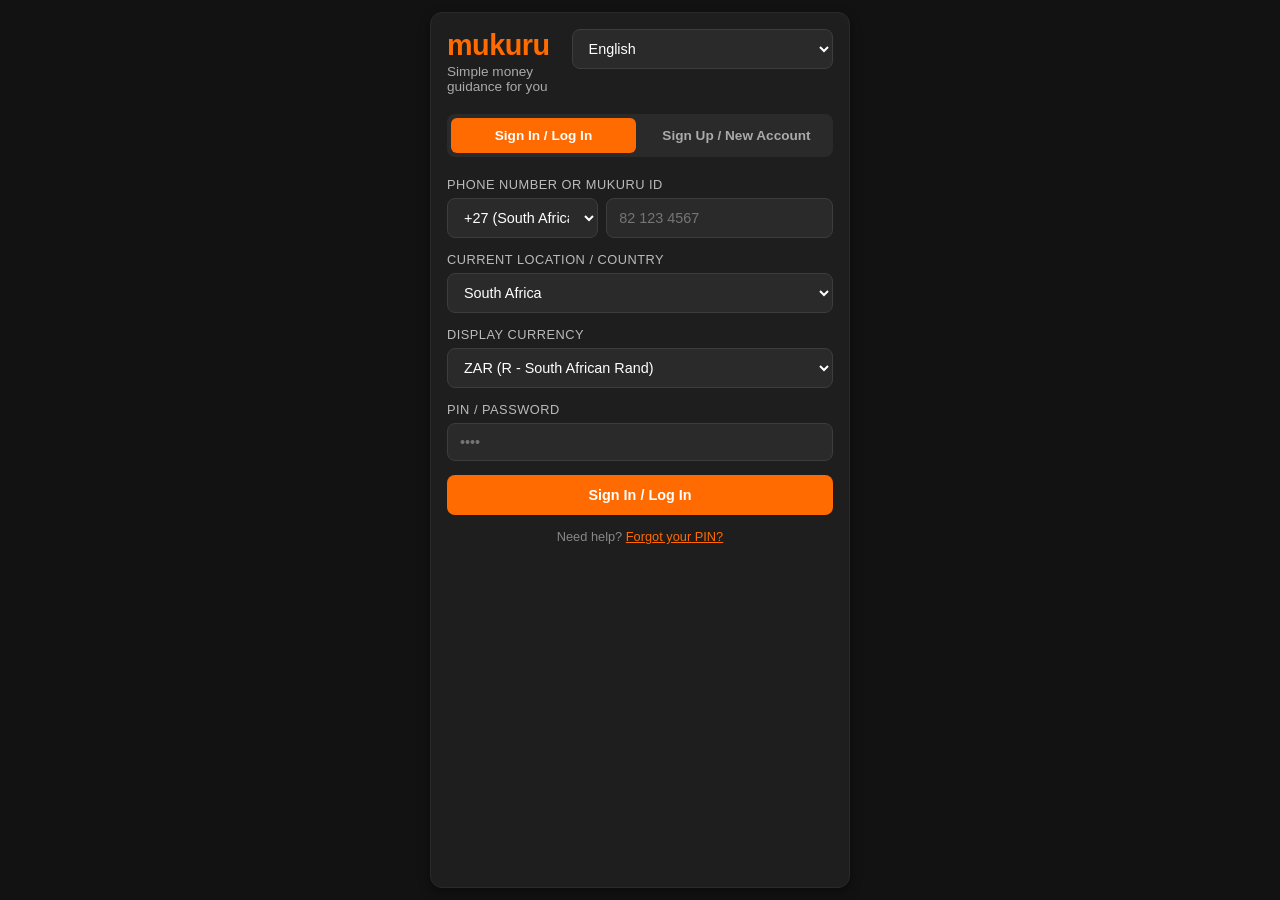
<file: frontend/index.html>
<!DOCTYPE html>
<html lang="en">
<head>
  <meta charset="UTF-8">
  <meta http-equiv="refresh" content="0; url=Dashboard/index.html">
  <title>Mukuru Money Coach</title>
  <script>
    window.location.href = "Dashboard/index.html";
  </script>
</head>
<body>
  <p>Redirecting to <a href="Dashboard/index.html">Mukuru Money Coach Dashboard</a>...</p>
</body>
</html>
</file>
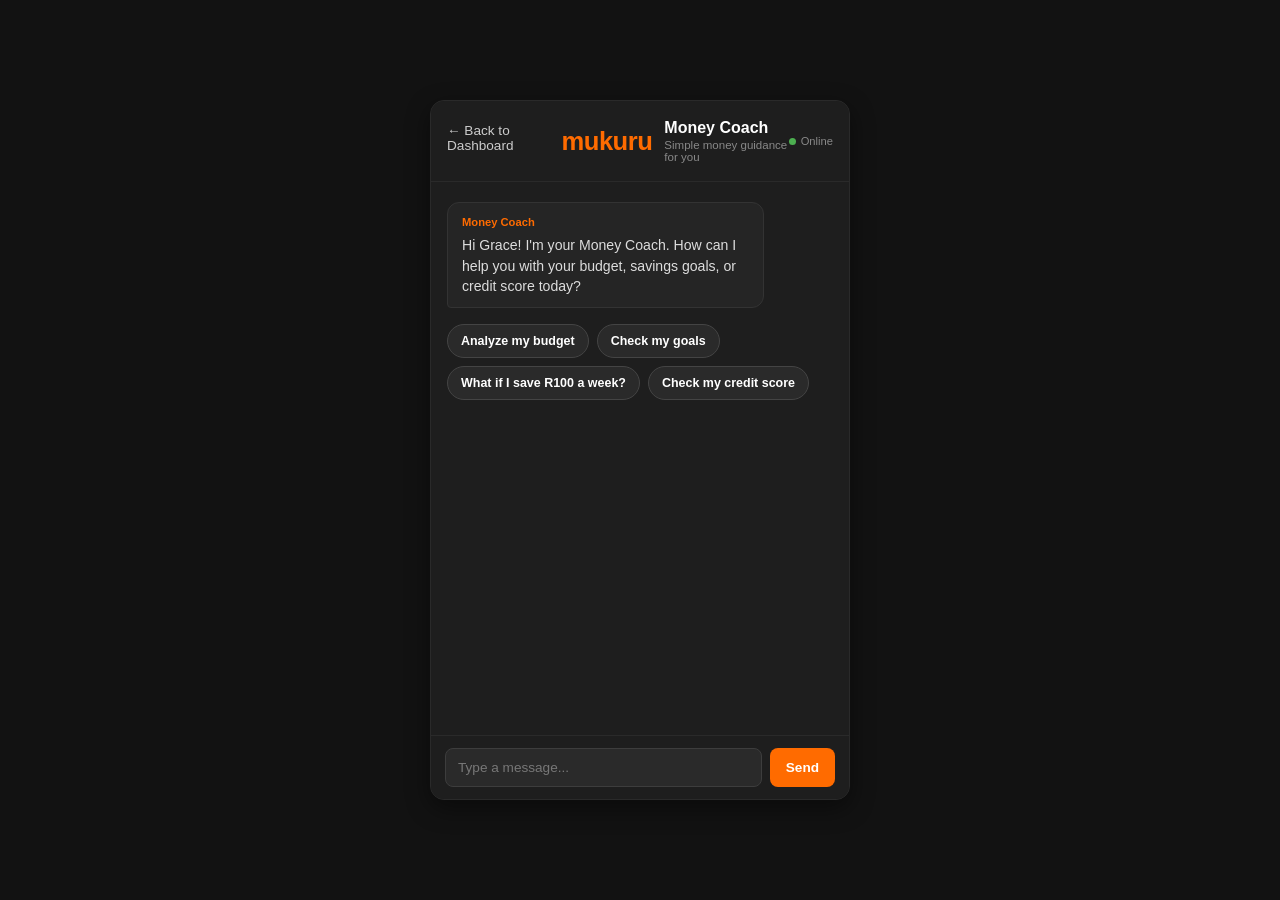
<file: frontend/ai-chat/index.html>
<!DOCTYPE html>
<html lang="en">
<head>
    <meta charset="UTF-8">
    <meta name="viewport" content="width=device-width, initial-scale=1.0">

    <title>Mukuru Money Coach</title>

    <link rel="stylesheet" href="style.css">
</head>

<body>

<div class="chat-container">

    <!-- CHAT HEADER -->
    <header class="chat-header">

        <div class="header-brand">
            <a class="back-link" href="../Dashboard/index.html">&larr; Back to Dashboard</a>

            <span class="brand-title">mukuru</span>

            <div class="coach-title">
                <h1>Money Coach</h1>
                <p>Simple money guidance for you</p>
            </div>
        </div>

        <div class="coach-status">
            <span class="status-dot"></span>
            <span>Online</span>
        </div>

    </header>


    <!-- CHAT MESSAGES -->
    <main class="chat-messages">

        <!-- Initial coach message. Kept as static markup so it paints without
             waiting on script.js; script.js rewrites the name span from
             shared/api-config.js so an overridden user is greeted correctly. -->
        <div class="message coach-message">
            <div class="message-label">Money Coach</div>


            <div class="message-content">
                Hi <span data-user-name>Grace</span>! I'm your Money Coach. How can I help you with your budget, savings goals, or credit score today?
            </div>


        </div>

    </main>


    <!-- CHAT INPUT -->
    <form class="chat-input">

        <input
            type="text"
            id="message-input"
            placeholder="Type a message..."
            autocomplete="off"
        >

        <button type="submit" aria-label="Send message">
            Send
        </button>

    </form>

</div>

<script src="../shared/api-config.js"></script>
<script src="script.js"></script>

</body>
</html>
</file>
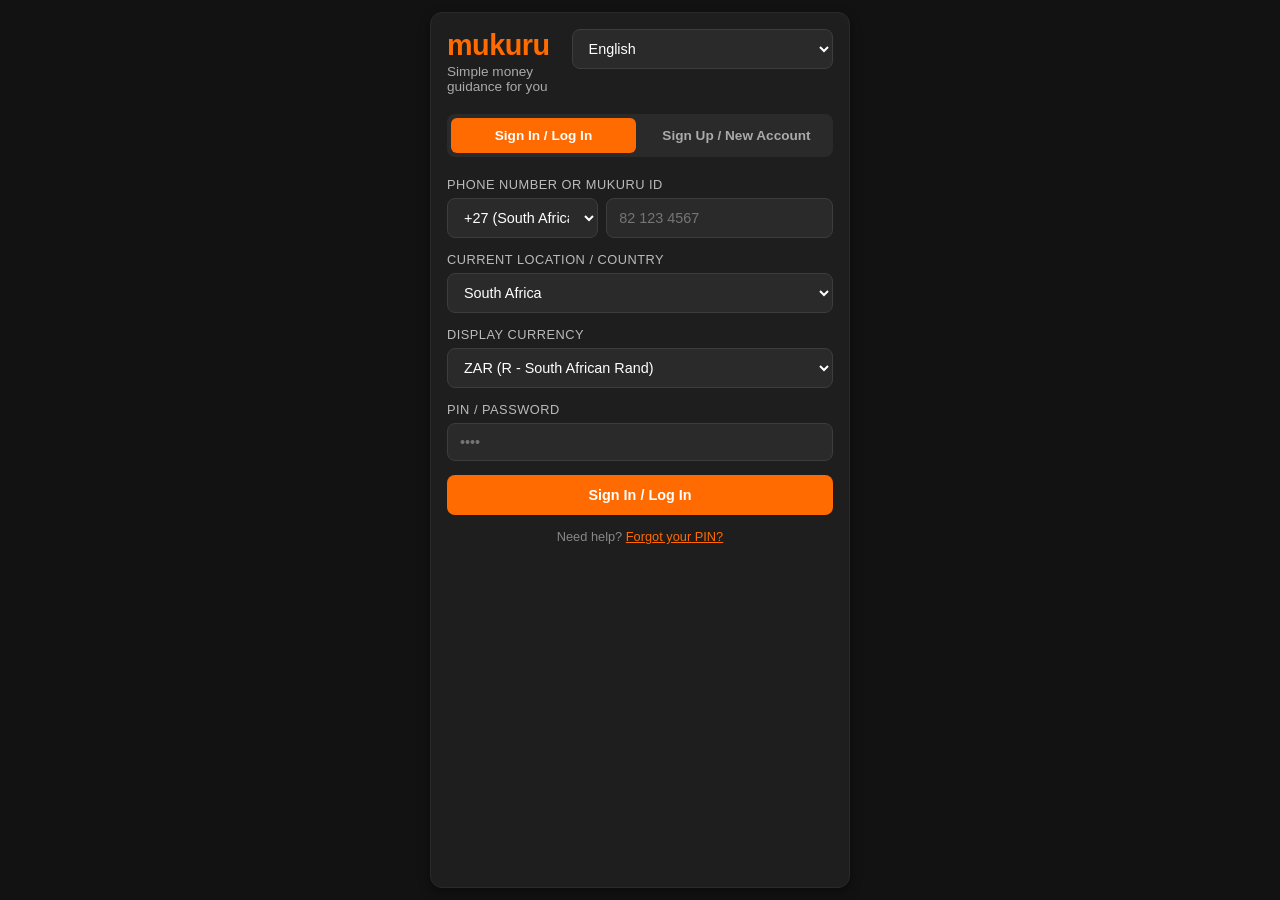
<file: frontend/Dashboard/index.html>
<!DOCTYPE html>
<html lang="en">
<head>
  <meta charset="UTF-8">
  <meta name="viewport" content="width=device-width, initial-scale=1.0">

  <title>Mukuru Money Coach</title>

  <link rel="stylesheet" href="style.css">
</head>

<body>

  <!-- ============================================================= -->
  <!-- AUTHENTICATION SCREEN                                         -->
  <!-- ============================================================= -->

  <div id="auth-screen" class="card auth-card">

    <!-- BRAND + LANGUAGE -->
    <div class="auth-header">

      <div>
        <h2 class="brand-title">mukuru</h2>

        <p id="app-tagline" data-i18n="tagline">
          Simple money guidance for you
        </p>
      </div>

      <!-- LANGUAGE SELECTOR -->
      <select
        id="app-language-select"
        aria-label="Select language">

        <option value="en">English</option>
        <option value="zu">isiZulu</option>
        <option value="st">Sesotho</option>
        <option value="sn">chiShona</option>
        <option value="ny">Chichewa</option>
        <option value="fr">Français</option>
        <option value="pt">Português</option>

      </select>

    </div>


    <!-- AUTH TABS -->
    <div class="auth-tabs">

      <button
        id="tab-login"
        class="auth-tab active-tab"
        type="button">

        <span data-i18n="signIn">
          Sign In / Log In
        </span>

      </button>

      <button
        id="tab-register"
        class="auth-tab"
        type="button">

        <span data-i18n="createAccount">
          Sign Up / New Account
        </span>

      </button>

    </div>


    <!-- =========================================================== -->
    <!-- LOGIN FORM                                                  -->
    <!-- =========================================================== -->

    <form id="login-form">

      <!-- PHONE -->
      <div class="form-group">

        <label
          id="lbl-login-phone"
          for="login-id"
          data-i18n="phoneNumber">

          Phone Number or Mukuru ID

        </label>

        <div class="phone-row">

          <select id="login-country-code">

            <option value="+27">+27 (South Africa)</option>
            <option value="+263">+263 (Zimbabwe)</option>
            <option value="+265">+265 (Malawi)</option>
            <option value="+260">+260 (Zambia)</option>
            <option value="+266">+266 (Lesotho)</option>
            <option value="+268">+268 (Eswatini)</option>
            <option value="+258">+258 (Mozambique)</option>
            <option value="+254">+254 (Kenya)</option>
            <option value="+256">+256 (Uganda)</option>
            <option value="+255">+255 (Tanzania)</option>
            <option value="+234">+234 (Nigeria)</option>
            <option value="+233">+233 (Ghana)</option>
            <option value="+44">+44 (United Kingdom)</option>
            <option value="+1">+1 (USA / Canada)</option>

          </select>

          <input
            type="tel"
            id="login-id"
            inputmode="numeric"
            autocomplete="tel"
            placeholder="82 123 4567"
            maxlength="15"
            required>

        </div>

      </div>


      <!-- COUNTRY -->
      <div class="form-group">

        <label
          id="lbl-login-country"
          for="login-country"
          data-i18n="currentCountry">

          Current Location / Country

        </label>

        <select id="login-country">

          <option value="South Africa">South Africa</option>
          <option value="Zimbabwe">Zimbabwe</option>
          <option value="Malawi">Malawi</option>
          <option value="Zambia">Zambia</option>
          <option value="Lesotho">Lesotho</option>
          <option value="Eswatini">Eswatini</option>
          <option value="Mozambique">Mozambique</option>
          <option value="Kenya">Kenya</option>
          <option value="Uganda">Uganda</option>
          <option value="Tanzania">Tanzania</option>
          <option value="Nigeria">Nigeria</option>
          <option value="Ghana">Ghana</option>

        </select>

      </div>


      <!-- CURRENCY -->
      <div class="form-group">

        <label
          id="lbl-login-currency"
          for="login-currency"
          data-i18n="currency">

          Display Currency

        </label>

        <select id="login-currency">

          <option value="ZAR">ZAR (R - South African Rand)</option>
          <option value="USD">USD ($ - US Dollar)</option>
          <option value="MWK">MWK (MK - Malawian Kwacha)</option>
          <option value="ZMW">ZMW (K - Zambian Kwacha)</option>
          <option value="KES">KES (KSh - Kenyan Shilling)</option>
          <option value="GBP">GBP (£ - British Pound)</option>
          <option value="EUR">EUR (€ - Euro)</option>

        </select>

      </div>


      <!-- PIN -->
      <div class="form-group">

        <label
          id="lbl-login-pin"
          for="login-pin"
          data-i18n="pin">

          PIN / Password

        </label>

        <input
          type="password"
          id="login-pin"
          inputmode="numeric"
          autocomplete="one-time-code"
          placeholder="••••"
          maxlength="4"
          pattern="[0-9]{4}"
          required>

      </div>


      <!-- LOGIN BUTTON -->
      <button
        type="submit"
        id="btn-login-submit"
        class="btn-nav btn-primary">

        <span data-i18n="signIn">
          Sign In / Log In
        </span>

      </button>


      <!-- HELP -->
      <p class="help-text">
        <span data-i18n="needHelp">
          Need help?
        </span>

        <button
          type="button"
          id="forgot-pin"
          class="link-button"
          data-i18n="forgotPin">

          Forgot your PIN?

        </button>
      </p>

    </form>


    <!-- =========================================================== -->
    <!-- REGISTER FORM                                                -->
    <!-- =========================================================== -->

    <form
      id="register-form"
      style="display: none;">

      <!-- NAME -->
      <div class="form-group">

        <label
          for="reg-name"
          data-i18n="fullName">

          Full Name

        </label>

        <input
          type="text"
          id="reg-name"
          placeholder="Enter your full name"
          required>

      </div>


      <!-- COUNTRY -->
      <div class="form-group">

        <label
          for="reg-country"
          data-i18n="countryOfResidence">

          Country of Residence

        </label>

        <select id="reg-country">

          <option value="South Africa">South Africa</option>
          <option value="Zimbabwe">Zimbabwe</option>
          <option value="Malawi">Malawi</option>
          <option value="Zambia">Zambia</option>
          <option value="Lesotho">Lesotho</option>
          <option value="Eswatini">Eswatini</option>
          <option value="Mozambique">Mozambique</option>
          <option value="Kenya">Kenya</option>
          <option value="Uganda">Uganda</option>
          <option value="Tanzania">Tanzania</option>
          <option value="Nigeria">Nigeria</option>
          <option value="Ghana">Ghana</option>

        </select>

      </div>


      <!-- CURRENCY -->
      <div class="form-group">

        <label
          for="reg-currency"
          data-i18n="preferredCurrency">

          Preferred Currency

        </label>

        <select id="reg-currency">

          <option value="ZAR">ZAR (R - South African Rand)</option>
          <option value="USD">USD ($ - US Dollar)</option>
          <option value="MWK">MWK (MK - Malawian Kwacha)</option>
          <option value="ZMW">ZMW (K - Zambian Kwacha)</option>
          <option value="KES">KES (KSh - Kenyan Shilling)</option>
          <option value="GBP">GBP (£ - British Pound)</option>
          <option value="EUR">EUR (€ - Euro)</option>

        </select>

      </div>


      <!-- PHONE -->
      <div class="form-group">

        <label
          for="reg-phone"
          data-i18n="phoneNumberOnly">

          Phone Number

        </label>

        <div class="phone-row">

          <select id="reg-country-code">

            <option value="+27">+27</option>
            <option value="+263">+263</option>
            <option value="+265">+265</option>
            <option value="+260">+260</option>
            <option value="+266">+266</option>
            <option value="+258">+258</option>
            <option value="+254">+254</option>
            <option value="+256">+256</option>
            <option value="+234">+234</option>
            <option value="+44">+44</option>
            <option value="+1">+1</option>

          </select>

          <input
            type="tel"
            id="reg-phone"
            inputmode="numeric"
            autocomplete="tel"
            placeholder="82 123 4567"
            maxlength="15"
            required>

        </div>

      </div>


      <!-- PIN -->
      <div class="form-group">

        <label
          for="reg-pin"
          data-i18n="createPin">

          Create Secret PIN

        </label>

        <input
          type="password"
          id="reg-pin"
          inputmode="numeric"
          autocomplete="new-password"
          placeholder="••••"
          maxlength="4"
          pattern="[0-9]{4}"
          required>

      </div>


      <button
        type="submit"
        id="btn-reg-submit"
        class="btn-nav btn-primary">

        <span data-i18n="createAccount">
          Sign Up / Create Account
        </span>

      </button>

    </form>

  </div>


  <!-- ============================================================= -->
  <!-- MAIN DASHBOARD                                                -->
  <!-- ============================================================= -->

  <div id="dashboard-screen" style="display: none;">

    <header class="app-header">

      <div>
        <span class="brand-title">mukuru</span>

        <p
          id="user-greeting"
          data-i18n="welcome">
          Welcome
        </p>
      </div>

      <div class="header-actions">

        <select
          id="dashboard-language-select"
          aria-label="Select language">

          <option value="en">English</option>
          <option value="zu">isiZulu</option>
          <option value="st">Sesotho</option>
          <option value="sn">chiShona</option>
          <option value="ny">Chichewa</option>
          <option value="fr">Français</option>
          <option value="pt">Português</option>

        </select>

        <button
          id="logout-btn"
          class="logout-button"
          type="button"
          data-i18n="signOut">

          Sign Out

        </button>

      </div>

    </header>


    <main class="dashboard-container">

      <!-- ========================================================= -->
      <!-- MONEY SNAPSHOT                                             -->
      <!-- ========================================================= -->

      <section class="card">

        <h2
          class="card-title"
          data-i18n="monthlyOverview">

          Money Overview

        </h2>

        <p
          class="small-text"
          id="overview-period"
          style="color: #FF6B00; margin-bottom: 2px;">

          Last 30 days

        </p>

        <p
          class="small-text"
          data-i18n="moneyManaged">
          Money you received
        </p>

        <div class="amount">

          <span id="total-managed">
            R0
          </span>

        </div>

        <p
          id="remittance-summary"
          class="sub-text">

          R0 sent home (Last 30 days)

        </p>

      </section>


      <!-- ========================================================= -->
      <!-- MONEY COACH                                                -->
      <!-- ========================================================= -->

      <section class="coach-card">

        <div>

          <h2 data-i18n="moneyCoach">
            Money Coach
          </h2>

          <p data-i18n="coachMessage">
            Need help with your money? Ask for simple guidance.
          </p>

        </div>

        <button
          id="open-coach-btn"
          class="btn-primary"
          type="button"
          data-i18n="askCoach">

          Ask Money Coach

        </button>

      </section>


      <!-- ========================================================= -->
      <!-- SAVINGS GOALS                                              -->
      <!-- ========================================================= -->

      <section class="card">

        <div class="section-heading">

          <h2 data-i18n="savingsGoals">
            My Savings Goals
          </h2>

          <button
            id="toggle-goal-form-btn"
            class="btn-action"
            type="button"
            data-i18n="newGoal">

            + New Goal

          </button>

        </div>


        <!-- ADD GOAL FORM -->
        <div
          id="add-goal-form"
          style="display: none;">

          <label
            for="new-goal-title"
            data-i18n="goalName">
            Goal Name
          </label>

          <input
            type="text"
            id="new-goal-title"
            placeholder="Example: School Fees">

          <label
            for="new-goal-target"
            data-i18n="targetAmount">
            Target Amount
          </label>

          <input
            type="number"
            id="new-goal-target"
            placeholder="Example: 5000">

          <div class="button-row">

            <button
              id="save-goal-btn"
              class="btn-primary"
              type="button"
              data-i18n="saveGoal">

              Save Goal

            </button>

            <button
              id="cancel-goal-btn"
              class="btn-secondary"
              type="button"
              data-i18n="cancel">

              Cancel

            </button>

          </div>

        </div>


        <!-- GOALS WILL BE ADDED BY JAVASCRIPT -->
        <div id="goals-container"></div>

      </section>


      <!-- ========================================================= -->
      <!-- EXPENSES                                                   -->
      <!-- ========================================================= -->

      <section class="card">

        <h2 data-i18n="expenseBreakdown">
          Where Your Money Goes
        </h2>

        <div id="expenses-container"></div>

      </section>


      <!-- ========================================================= -->
      <!-- SIMPLE MONEY TIP                                           -->
      <!-- ========================================================= -->

      <section class="tip-card">

        <h2 data-i18n="moneyTip">
          Money Tip
        </h2>

        <p id="money-tip">
          Small savings can help you reach a big goal.
        </p>

      </section>


      <!-- ========================================================= -->
      <!-- TEAM NAVIGATION                                            -->
      <!-- ========================================================= -->

      <section class="nav-buttons">

        <button
          id="open-ai-chat"
          class="btn-nav btn-primary"
          type="button">

          <span data-i18n="askCoach">
            Ask Money Coach
          </span>

        </button>

        <button
          id="open-reports"
          class="btn-nav btn-secondary"
          type="button">

          <span data-i18n="viewReports">
            View My Reports
          </span>

        </button>

      </section>

    </main>

  </div>


  <!-- ============================================================= -->
  <!-- JAVASCRIPT                                                    -->
  <!-- ============================================================= -->

  <!-- Resolve the API base before the dashboard script runs -->
  <script src="../shared/api-config.js"></script>
  <script src="script.js"></script>

</body>
</html>
</file>
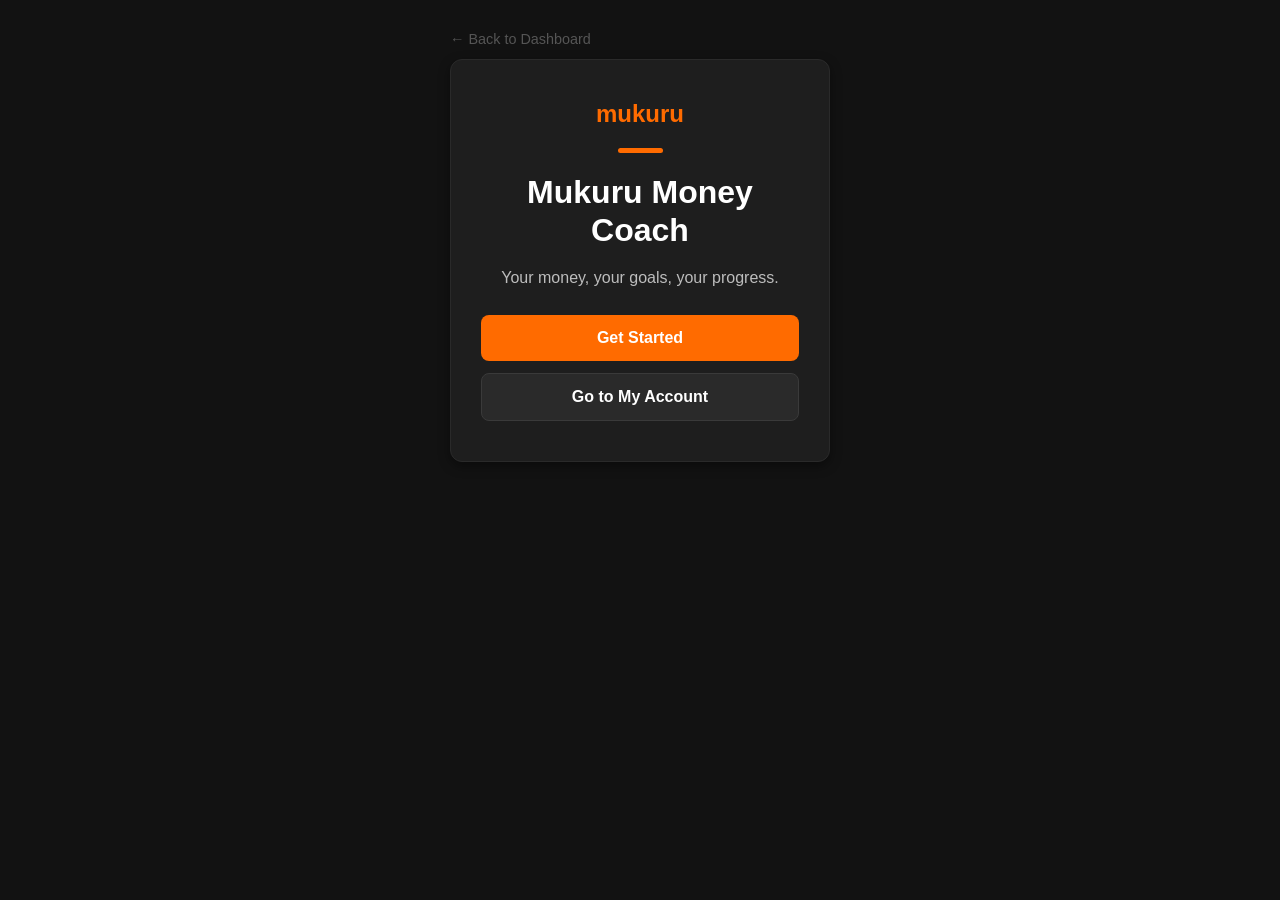
<file: frontend/Reports and polish/index.html>
<!DOCTYPE html>
<html lang="en">

<head>
    <meta charset="UTF-8">
    <meta name="viewport" content="width=device-width, initial-scale=1.0">

    <title>Mukuru Money Coach</title>

    <link rel="stylesheet" href="css/onboarding.css">
    

    <style>
<<<<<<< Updated upstream
        body {
            display: flex;
            align-items: center;
            justify-content: center;
            min-height: 100vh;
            margin: 0;
        }

        .entry-actions {
            text-align: center;
        }

        .entry-actions button {
            display: block;
            width: 100%;
            margin-top: 12px;
            padding: 14px 20px;
            font-size: 1rem;
            cursor: pointer;
        }

        .back-link {
            display: inline-block;
            margin-bottom: 12px;
            color: #555555;
            font-size: 0.9rem;
            text-decoration: none;
        }

        .back-link:hover,
        .back-link:focus {
            color: #16833b;
            text-decoration: underline;
        }
=======
    body {
        background-color: #121212;
        color: #ffffff;
        font-family: -apple-system, BlinkMacSystemFont, "Segoe UI", Roboto, Oxygen,
            Ubuntu, Cantarell, sans-serif;
        display: flex;
        align-items: center;
        justify-content: center;
        min-height: 100vh;
        margin: 0;
        padding: 12px;
    }

    .onboarding-container {
        max-width: 420px;
    }

    .entry-actions {
        background-color: #1e1e1e;
        border: 1px solid #2a2a2a;
        border-radius: 12px;
        box-shadow: 0 4px 12px rgba(0, 0, 0, 0.4);
        color: #ffffff;
    }

    .entry-actions h1 {
        color: #ffffff;
    }

    .entry-actions p {
        color: #bdbdbd;
    }

    .entry-actions h1::before {
        background-color: #ff6b00;
    }

    .entry-actions button {
        display: block;
        width: 100%;
        margin-top: 12px;
        padding: 14px 20px;
        font-size: 1rem;
        cursor: pointer;
        border: none;
        border-radius: 8px;
        background-color: #ff6b00;
        color: #ffffff;
        font-weight: 600;
    }

    .entry-actions button:hover {
        background-color: #e85f00;
    }

    .entry-actions #skipButton {
        background-color: #2a2a2a;
        border: 1px solid #3a3a3a;
    }

    .entry-actions #skipButton:hover {
        background-color: #333333;
    }

    .entry-actions .brand-title {
    display: block;
    color: #ff6b00;
    font-size: 24px;
    font-weight: 700;
    margin-bottom: 20px;
    }
>>>>>>> Stashed changes
    </style>

</head>

<body>

    <!--
        Entry point for the Reports and polish app.

        The Dashboard's "View My Reports" button currently jumps straight to
        pages/onboarding.html, so this routing page is not reached by the UI.
        It is kept as a reachable entry point and now carries a back link.
    -->

    <main class="onboarding-container">

        <a class="back-link" href="../Dashboard/index.html">&larr; Back to Dashboard</a>

        <section class="welcome-section entry-actions">
            <span class="brand-title">mukuru</span>

            <h1>Mukuru Money Coach</h1>

            <p>Your money, your goals, your progress.</p>

            <button id="startButton" type="button">
                Get Started
            </button>

            <button id="skipButton" type="button">
                Go to My Account
            </button>

        </section>

    </main>

    <script>
        document.getElementById("startButton").addEventListener("click", function () {
            window.location.href = "pages/onboarding.html";
        });

        document.getElementById("skipButton").addEventListener("click", function () {
            window.location.href = "pages/account.html";
        });
    </script>

</body>

</html>
</file>
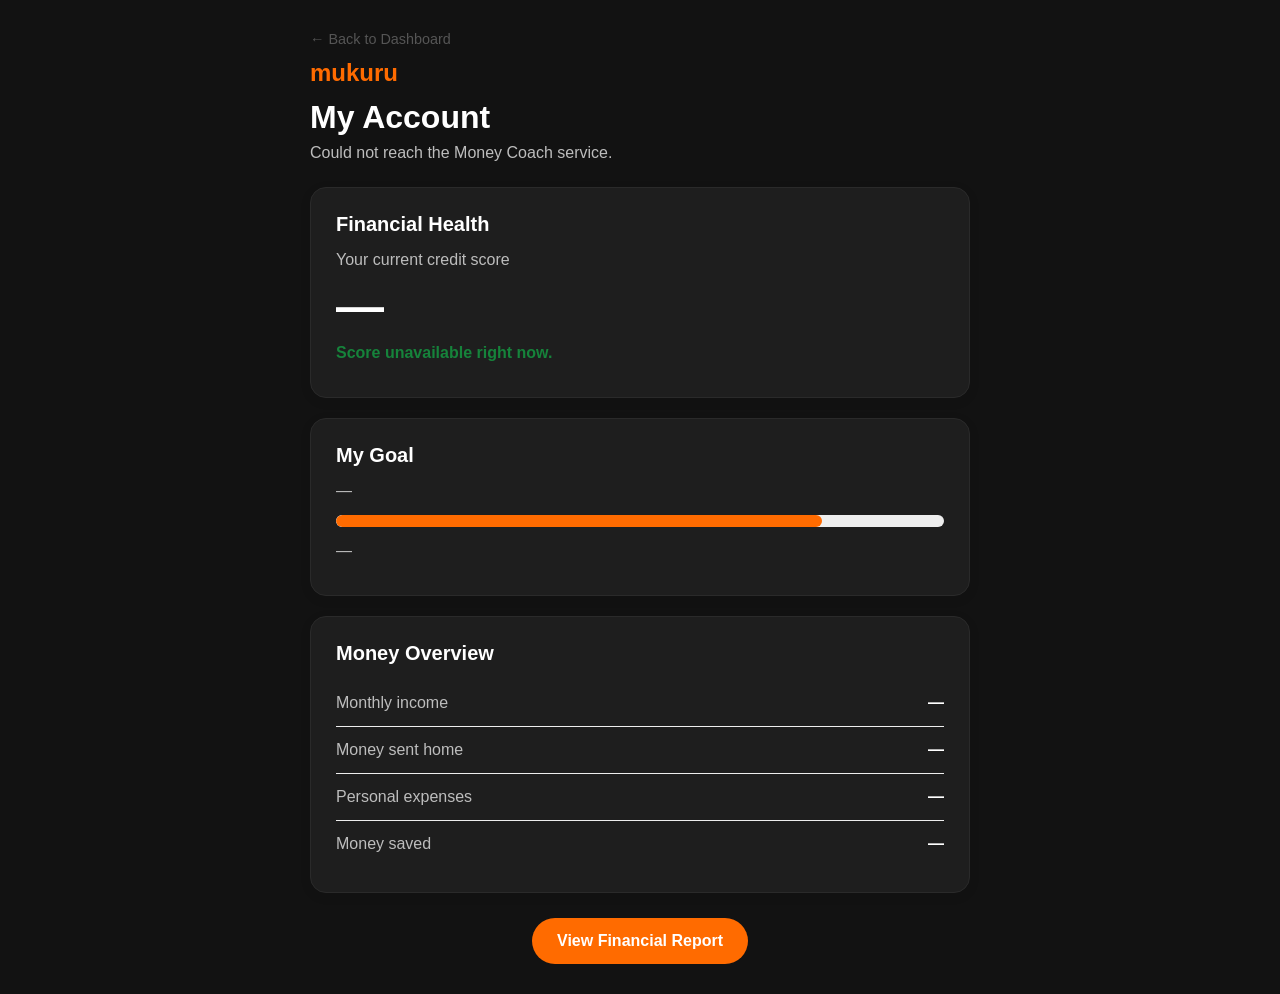
<file: frontend/Reports and polish/pages/account.html>
<!DOCTYPE html>
<html lang="en">

<head>
    <meta charset="UTF-8">
    <meta name="viewport" content="width=device-width, initial-scale=1.0">

    <title>Mukuru Money Coach - My Account</title>

    <link rel="stylesheet" href="../css/account.css">
</head>

<body>

    <main class="account-container">

        <a class="back-link" href="../../Dashboard/index.html">&larr; Back to Dashboard</a>

        <header class="account-header">
            <span class="brand-title">mukuru</span>
            <h1>My Account</h1>

            <p id="accountSubtitle">Welcome back to your Money Coach.</p>
        </header>


        <section class="account-card">

            <h2>Financial Health</h2>

            <p>Your current credit score</p>

            <div class="credit-score" id="creditScore">
                —
            </div>

            <p class="score-change" id="scoreChange">
                Loading your score…
            </p>

        </section>


        <section class="account-card">

            <h2>My Goal</h2>

            <p id="goalName">—</p>

            <div class="progress-bar">
                <div class="progress" id="goalProgress"></div>
            </div>

            <p id="goalAmount">—</p>

        </section>


        <section class="account-card">

            <h2>Money Overview</h2>

            <div class="money-row">
                <span>Monthly income</span>
                <strong id="monthlyIncome">—</strong>
            </div>

            <div class="money-row">
                <span>Money sent home</span>
                <strong id="sentHome">—</strong>
            </div>

            <div class="money-row">
                <span>Personal expenses</span>
                <strong id="personalExpenses">—</strong>
            </div>

            <div class="money-row">
                <span>Money saved</span>
                <strong id="moneySaved">—</strong>
            </div>

        </section>


        <section class="account-actions">

            <button id="reportButton">
                View Financial Report
            </button>

        </section>


    </main>

    <script src="../../shared/api-config.js"></script>
    <script src="../js/account.js"></script>

</body>

</html>
</file>
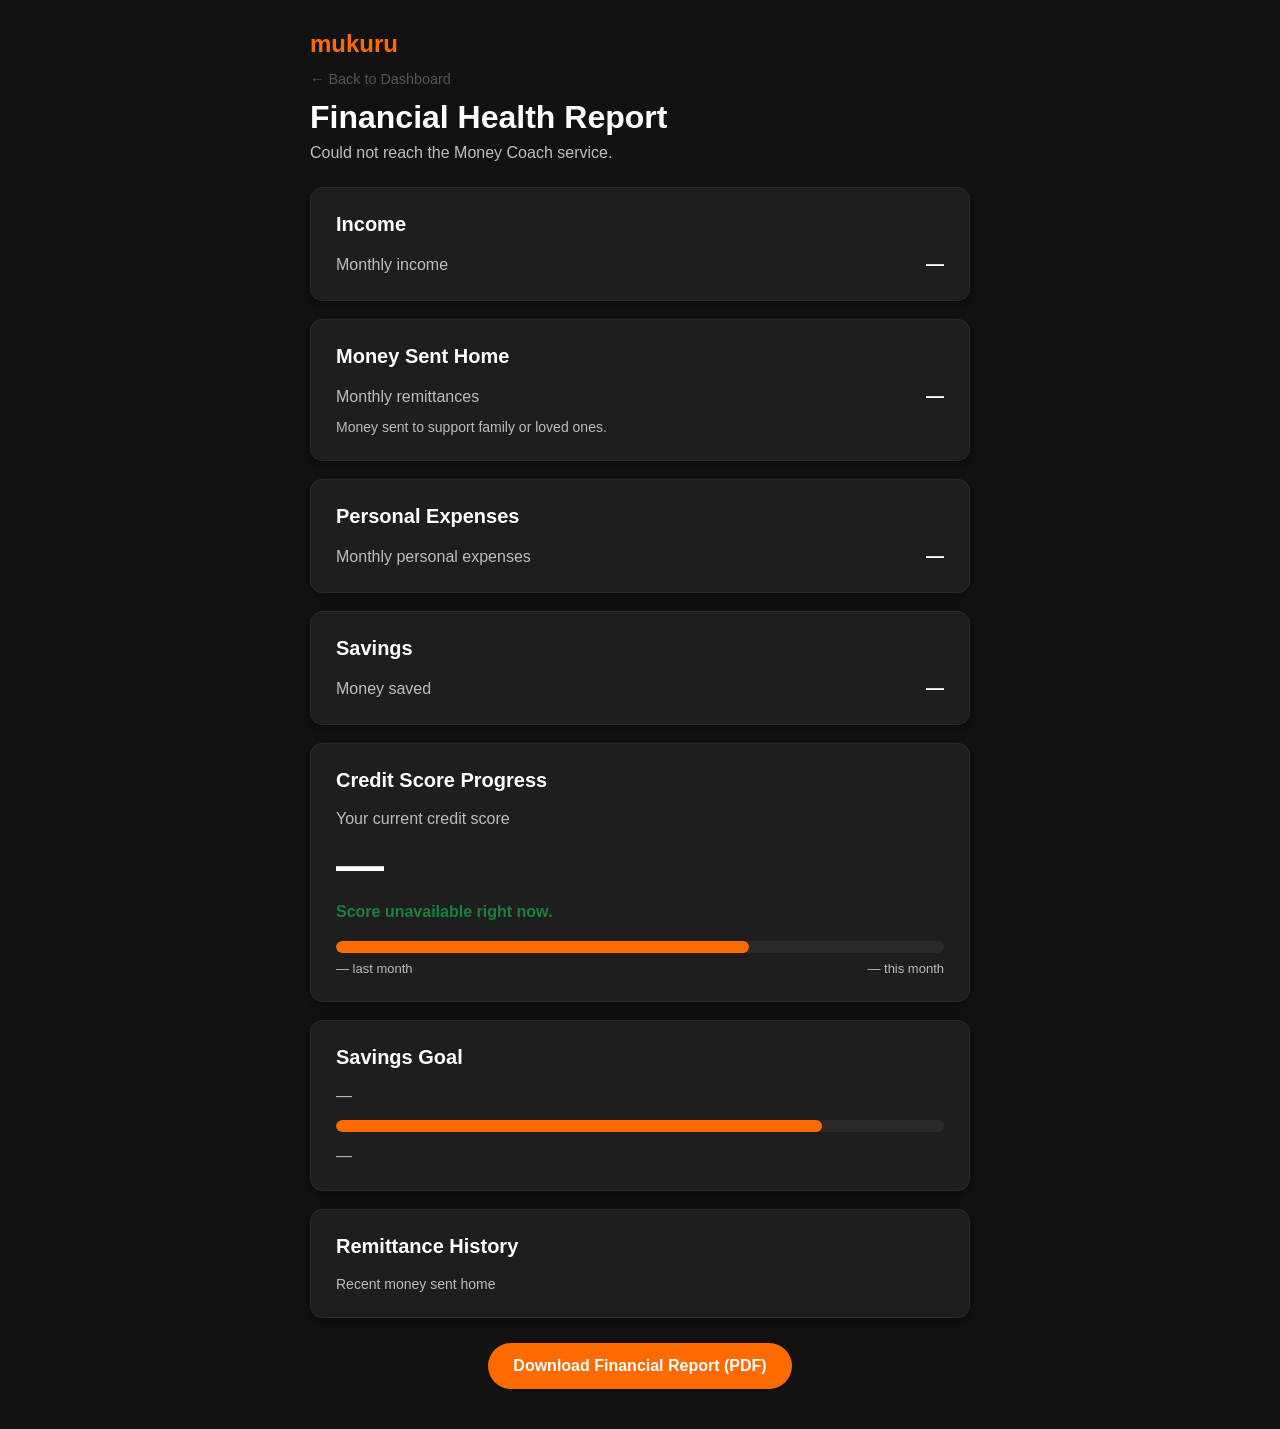
<file: frontend/Reports and polish/pages/financial-report.html>
<!DOCTYPE html>
<html lang="en">

<head>
    <meta charset="UTF-8">
    <meta name="viewport" content="width=device-width, initial-scale=1.0">

    <title>Mukuru Money Coach - Financial Report</title>

    <link rel="stylesheet" href="../css/report.css">
</head>

<body>

    <main class="report-container">

        <header class="report-header">
            <span class="brand-title">mukuru</span>

            <a class="back-link" href="../../Dashboard/index.html">&larr; Back to Dashboard</a>

            <h1>Financial Health Report</h1>

            <p id="reportSubtitle">Your monthly money overview</p>

        </header>


        <section class="report-card">

            <h2>Income</h2>

            <div class="report-row">
                <span>Monthly income</span>
                <strong id="monthlyIncome">—</strong>
            </div>

        </section>


        <section class="report-card">

            <h2>Money Sent Home</h2>

            <div class="report-row">
                <span>Monthly remittances</span>
                <strong id="monthlyRemittances">—</strong>
            </div>

            <p class="report-note">
                Money sent to support family or loved ones.
            </p>

        </section>


        <section class="report-card">

            <h2>Personal Expenses</h2>

            <div class="report-row">
                <span>Monthly personal expenses</span>
                <strong id="monthlyExpenses">—</strong>
            </div>

        </section>


        <section class="report-card">

            <h2>Savings</h2>

            <div class="report-row">
                <span>Money saved</span>
                <strong id="moneySaved">—</strong>
            </div>

        </section>


        <section class="report-card">

            <h2>Credit Score Progress</h2>

            <p>Your current credit score</p>

            <div class="credit-score" id="creditScore">
                —
            </div>

            <p class="score-change" id="scoreChange">
                Loading your score…
            </p>

            <div class="credit-progress">

                <div class="credit-progress-bar">

                    <div class="credit-progress-fill" id="creditProgressFill"></div>

                </div>

            </div>

            <div class="credit-score-labels">

                <span id="creditPrevious">— last month</span>

                <span id="creditCurrent">— this month</span>

            </div>

        </section>


        <section class="report-card">

            <h2>Savings Goal</h2>

            <p id="goalName">—</p>

            <div class="progress-bar">

                <div class="progress" id="goalProgress"></div>

            </div>

            <p id="goalAmount">—</p>

        </section>


        <section class="report-card">

            <h2>Remittance History</h2>

            <p class="report-note">
                Recent money sent home
            </p>

            <div id="remittanceList"></div>

        </section>


        <section class="report-actions">

            <button id="downloadButton">
                Download Financial Report (PDF)
            </button>

            <p class="report-note" id="downloadNote"></p>

        </section>


    </main>

    <script src="../../shared/api-config.js"></script>
    <script src="../js/report.js"></script>

</body>

</html>
</file>
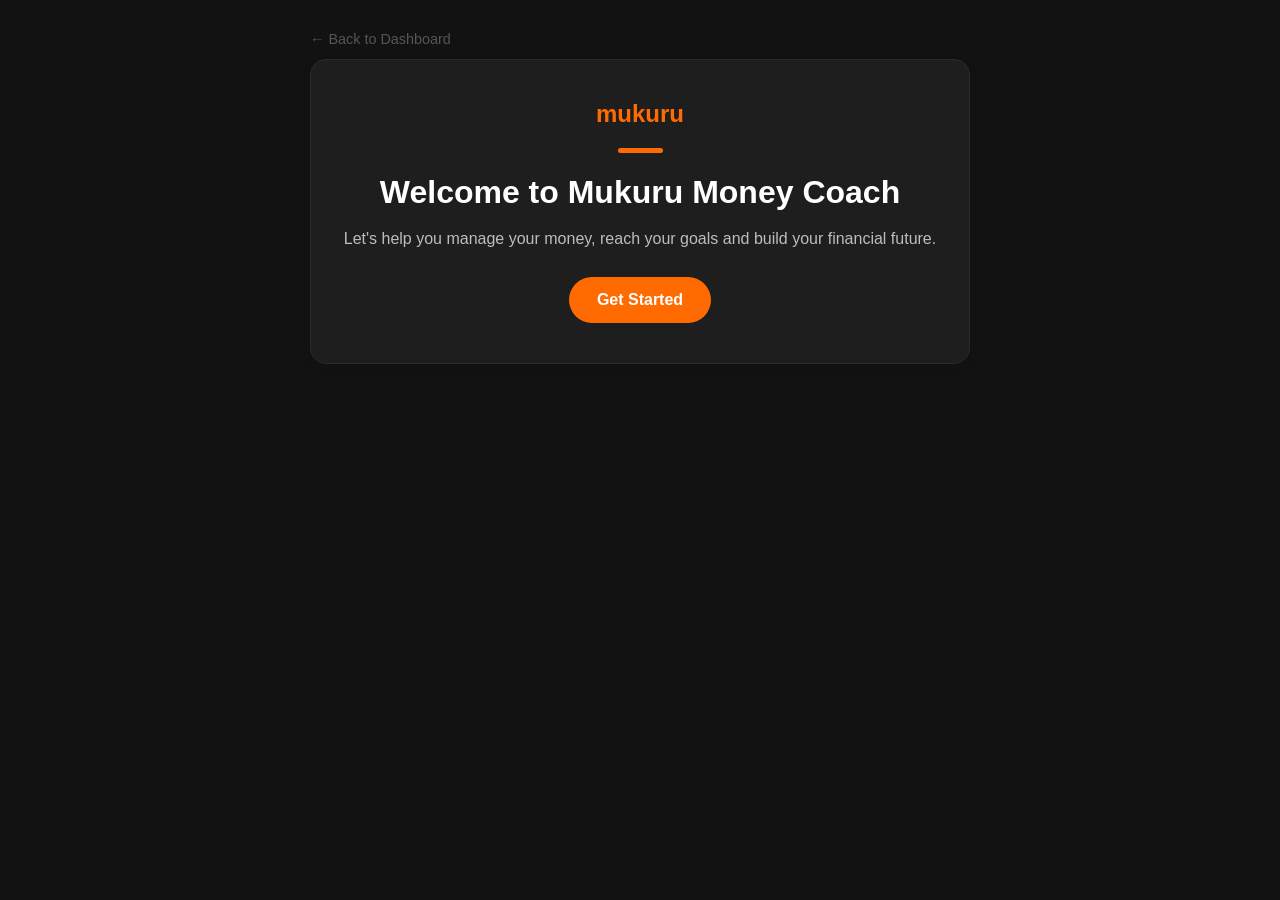
<file: frontend/Reports and polish/pages/onboarding.html>
<!DOCTYPE html>
<html lang="en">

<head>
    <meta charset="UTF-8">
    <meta name="viewport" content="width=device-width, initial-scale=1.0">

    <title>Mukuru Money Coach - Onboarding</title>

    <link rel="stylesheet" href="../css/onboarding.css">
</head>

<body>

    <main class="onboarding-container">

        <a class="back-link" href="../../Dashboard/index.html">&larr; Back to Dashboard</a>

        <section class="welcome-section">
            <span class="brand-title">mukuru</span>

            <h1>Welcome to Mukuru Money Coach</h1>

            <p>
                Let's help you manage your money, reach your goals
                and build your financial future.
            </p>

            <button id="startButton">
                Get Started
            </button>

        </section>

    </main>

    <script src="../js/onboarding.js"></script>

</body>

</html>
</file>
<file: frontend/ai-chat/style.css>
/* ================================================================
   MUKURU MONEY COACH
   CHAT STYLES
   ================================================================ */


/* ================================================================
   RESET & BASE
   ================================================================ */

* {
    box-sizing: border-box;
    margin: 0;
    padding: 0;
    font-family: -apple-system, BlinkMacSystemFont, "Segoe UI",
        Roboto, Oxygen, Ubuntu, Cantarell, sans-serif;
}

body {
    min-height: 100vh;
    background-color: #121212;
    color: #ffffff;

    display: flex;
    justify-content: center;
    align-items: center;

    padding: 12px;
}


/* ================================================================
   CHAT CONTAINER
   ================================================================ */

.chat-container {
    width: 100%;
    max-width: 420px;
    height: 700px;

    background-color: #1e1e1e;

    border: 1px solid #2a2a2a;
    border-radius: 14px;

    box-shadow: 0 8px 24px rgba(0, 0, 0, 0.45);

    display: flex;
    flex-direction: column;

    overflow: hidden;
}


/* ================================================================
   CHAT HEADER
   ================================================================ */

.chat-header {
    padding: 18px 16px;

    background-color: #1e1e1e;

    border-bottom: 1px solid #2a2a2a;

    display: flex;
    justify-content: space-between;
    align-items: center;
}

.header-brand {
    display: flex;
    align-items: center;
    gap: 12px;
}


/* Mukuru logo text */

.brand-title {
    color: #FF6B00;

    font-size: 1.6rem;
    font-weight: 800;

    letter-spacing: -0.5px;
}


/* Coach title */

.coach-title h1 {
    font-size: 1rem;
    font-weight: 700;

    color: #ffffff;

    margin-bottom: 2px;
}

.coach-title p {
    font-size: 0.72rem;
    color: #888888;
}


/* Online indicator */

.coach-status {
    display: flex;
    align-items: center;
    gap: 5px;

    font-size: 0.7rem;
    color: #888888;
}

.status-dot {
    width: 7px;
    height: 7px;

    border-radius: 50%;

    background-color: #4CAF50;
}


/* ================================================================
   CHAT MESSAGES
   ================================================================ */

.chat-messages {
    flex: 1;

    padding: 20px 16px;

    overflow-y: auto;

    display: flex;
    flex-direction: column;
}


/* ================================================================
   MESSAGE BUBBLES
   ================================================================ */

.message {
    max-width: 82%;

    padding: 11px 14px;

    border-radius: 12px;

    margin-bottom: 12px;

    font-size: 0.88rem;
    line-height: 1.45;
}


/* Coach message */

.coach-message {
    align-self: flex-start;

    background-color: #252525;

    border: 1px solid #333333;

    color: #ffffff;

    border-bottom-left-radius: 4px;
}


/* Small label above coach message */

.message-label {
    color: #FF6B00;

    font-size: 0.7rem;
    font-weight: 700;

    margin-bottom: 5px;
}


/* Message text */

.message-content {
    color: #dddddd;
}


/* User message */

.user-message {
    align-self: flex-end;

    background-color: #FF6B00;

    color: #ffffff;

    border-bottom-right-radius: 4px;

    margin-left: auto;
}


/* ================================================================
   SUGGESTED ACTIONS
   ================================================================ */

.suggested-actions {
    display: flex;

    flex-wrap: wrap;

    gap: 8px;

    margin-top: 4px;
    margin-bottom: 16px;
}

.suggestion-button {
    background-color: #2a2a2a;

    color: #ffffff;

    border: 1px solid #444444;

    border-radius: 20px;

    padding: 9px 13px;

    font-size: 0.78rem;
    font-weight: 600;

    cursor: pointer;

    transition:
        background-color 0.2s ease,
        border-color 0.2s ease,
        color 0.2s ease;
}

.suggestion-button:hover {
    background-color: #FF6B00;

    border-color: #FF6B00;

    color: #ffffff;
}


/* ================================================================
   CHAT INPUT
   ================================================================ */

.chat-input {
    padding: 12px 14px;

    background-color: #1e1e1e;

    border-top: 1px solid #2a2a2a;

    display: flex;

    gap: 8px;
}


/* Text field */

#message-input {
    flex: 1;

    min-width: 0;

    background-color: #2a2a2a;

    color: #ffffff;

    border: 1px solid #3d3d3d;

    border-radius: 8px;

    padding: 11px 12px;

    font-size: 0.85rem;

    outline: none;

    transition: border-color 0.2s ease;
}

#message-input::placeholder {
    color: #777777;
}

#message-input:focus {
    border-color: #FF6B00;
}


/* Send button */

.chat-input button {
    background-color: #FF6B00;

    color: #ffffff;

    border: none;

    border-radius: 8px;

    padding: 11px 16px;

    font-size: 0.85rem;

    font-weight: 700;

    cursor: pointer;

    transition: background-color 0.2s ease;
}

.chat-input button:hover {
    background-color: #e56000;
}


/* ================================================================
   SCROLLBAR
   ================================================================ */

.chat-messages::-webkit-scrollbar {
    width: 5px;
}

.chat-messages::-webkit-scrollbar-track {
    background: #1e1e1e;
}

.chat-messages::-webkit-scrollbar-thumb {
    background: #444444;
    border-radius: 10px;
}

.chat-messages::-webkit-scrollbar-thumb:hover {
    background: #FF6B00;
}


/* ================================================================
   MOBILE
   ================================================================ */

@media (max-width: 480px) {

    body {
        padding: 0;
    }

    .chat-container {
        width: 100%;
        height: 100vh;

        max-width: none;

        border-radius: 0;
        border: none;
    }

    .chat-header {
        padding: 16px;
    }

    .chat-messages {
        padding: 16px 12px;
    }

    .message {
        max-width: 88%;
    }

    .chat-input {
        padding: 10px;
    }
}

/* Back to Dashboard. Plain anchor so it works without JS. */
.back-link {
    display: inline-block;
    margin-bottom: 6px;
    color: #cccccc;
    font-size: 0.85rem;
    text-decoration: none;
}

.back-link:hover,
.back-link:focus {
    color: #FF6B00;
    text-decoration: underline;
}
</file>
<file: frontend/Dashboard/style.css>
/* ================================================================
   MUKURU MONEY COACH - MAIN STYLESHEET
   ================================================================ */

/* RESET & BASE STYLES */
* {
  box-sizing: border-box;
  margin: 0;
  padding: 0;
  font-family: -apple-system, BlinkMacSystemFont, "Segoe UI", Roboto, Oxygen, Ubuntu, Cantarell, sans-serif;
}

body {
  background-color: #121212;
  color: #ffffff;
  min-height: 100vh;
  padding: 12px;
  display: flex;
  justify-content: center;
}

/* APP CONTAINERS */
#auth-screen, #dashboard-screen {
  width: 100%;
  max-width: 420px; /* Mobile app viewport width */
  margin: 0 auto;
}

.card, .coach-card, .tip-card {
  background-color: #1e1e1e;
  border-radius: 12px;
  padding: 16px;
  margin-bottom: 16px;
  border: 1px solid #2a2a2a;
  box-shadow: 0 4px 12px rgba(0, 0, 0, 0.4);
}

/* AUTHENTICATION SCREEN */
.auth-card {
  margin-top: 20px;
}

.auth-header {
  display: flex;
  justify-content: space-between;
  align-items: flex-start;
  margin-bottom: 20px;
}

.brand-title {
  color: #FF6B00; /* Mukuru Brand Orange */
  font-size: 1.8rem;
  font-weight: 800;
  letter-spacing: -0.5px;
}

#app-tagline {
  color: #aaa;
  font-size: 0.85rem;
  margin-top: 2px;
}

/* SELECT DROPDOWNS & INPUTS */
select, input[type="text"], input[type="number"], input[type="password"], input[type="tel"] {
  width: 100%;
  background-color: #2a2a2a;
  color: #ffffff;
  border: 1px solid #3d3d3d;
  border-radius: 8px;
  padding: 10px 12px;
  font-size: 0.9rem;
  outline: none;
  transition: border-color 0.2s;
}

select:focus, input:focus {
  border-color: #FF6B00;
}

.form-group {
  margin-bottom: 14px;
}

.form-group label {
  display: block;
  font-size: 0.8rem;
  color: #bbb;
  margin-bottom: 6px;
  text-transform: uppercase;
  letter-spacing: 0.5px;
}

.phone-row {
  display: flex;
  gap: 8px;
}

.phone-row select {
  width: 40%;
}

.phone-row input {
  width: 60%;
}

/* AUTH TABS */
.auth-tabs {
  display: flex;
  gap: 8px;
  margin-bottom: 20px;
  background-color: #2a2a2a;
  padding: 4px;
  border-radius: 8px;
}

.auth-tab {
  flex: 1;
  background: transparent;
  border: none;
  color: #aaa;
  padding: 10px;
  font-size: 0.85rem;
  font-weight: bold;
  border-radius: 6px;
  cursor: pointer;
  transition: all 0.2s ease;
}

.auth-tab.active-tab {
  background-color: #FF6B00 !important;
  color: #ffffff !important;
}

/* DASHBOARD HEADER */
.app-header {
  display: flex;
  justify-content: space-between;
  align-items: center;
  padding-bottom: 12px;
  margin-bottom: 16px;
  border-bottom: 1px solid #2a2a2a;
}

.header-actions {
  display: flex;
  align-items: center;
  gap: 8px;
}

.header-actions select {
  padding: 6px;
  font-size: 0.8rem;
}

.logout-button {
  background: #333;
  color: #ff5252;
  border: 1px solid #444;
  padding: 6px 10px;
  border-radius: 6px;
  font-size: 0.8rem;
  cursor: pointer;
  font-weight: bold;
}

/* DASHBOARD CARDS & NUMBERS */
.card-title, .section-heading h2 {
  font-size: 0.85rem;
  color: #aaa;
  text-transform: uppercase;
  letter-spacing: 0.5px;
  margin-bottom: 6px;
}

.amount {
  font-size: 2rem;
  font-weight: bold;
  color: #ffffff;
  margin: 4px 0;
}

.sub-text {
  color: #4CAF50; /* Positive status green */
  font-size: 0.9rem;
  font-weight: 500;
}

.small-text {
  color: #888;
  font-size: 0.8rem;
}

/* COACH HIGHLIGHT CARD */
.coach-card {
  background: linear-gradient(135deg, #2a1b10 0%, #1e1e1e 100%);
  border: 1px solid #FF6B00;
  display: flex;
  justify-content: space-between;
  align-items: center;
  gap: 12px;
}

.coach-card h2 {
  color: #FF6B00;
  font-size: 1rem;
  margin-bottom: 4px;
}

.coach-card p {
  font-size: 0.8rem;
  color: #ccc;
}

/* BUTTONS */
.btn-primary {
  background-color: #FF6B00;
  color: #ffffff;
  border: none;
  border-radius: 8px;
  padding: 12px 16px;
  font-size: 0.9rem;
  font-weight: bold;
  cursor: pointer;
  width: 100%;
  transition: background-color 0.2s;
}

.btn-primary:hover {
  background-color: #e56000;
}

.btn-secondary {
  background-color: #2a2a2a;
  color: #ffffff;
  border: 1px solid #444;
  border-radius: 8px;
  padding: 12px 16px;
  font-size: 0.9rem;
  font-weight: bold;
  cursor: pointer;
  width: 100%;
}

.btn-action {
  background-color: #2a2a2a;
  color: #ffffff;
  border: 1px solid #444;
  border-radius: 6px;
  padding: 6px 12px;
  font-size: 0.8rem;
  cursor: pointer;
  transition: background 0.2s;
}

.btn-action:hover {
  background-color: #3d3d3d;
}

/* SECTION HEADINGS & FORMS */
.section-heading {
  display: flex;
  justify-content: space-between;
  align-items: center;
  margin-bottom: 12px;
}

#add-goal-form {
  background-color: #252525;
  padding: 12px;
  border-radius: 8px;
  margin-bottom: 16px;
  border: 1px solid #333;
}

#add-goal-form label {
  font-size: 0.75rem;
  color: #aaa;
  display: block;
  margin: 8px 0 4px 0;
}

.button-row {
  display: flex;
  gap: 8px;
  margin-top: 12px;
}

/* DYNAMIC GOAL & EXPENSE ITEMS */
.goal-item, .expense-item {
  margin-bottom: 14px;
  padding-bottom: 10px;
  border-bottom: 1px solid #2a2a2a;
}

.goal-item:last-child, .expense-item:last-child {
  border-bottom: none;
  margin-bottom: 0;
  padding-bottom: 0;
}

/* TEAM MATE NAVIGATION BUTTONS */
.nav-buttons {
  display: flex;
  gap: 12px;
  margin-top: 16px;
}

.btn-nav {
  display: flex;
  align-items: center;
  justify-content: center;
  gap: 6px;
}

/* HELP & LINK BUTTONS */
.help-text {
  text-align: center;
  font-size: 0.8rem;
  color: #888;
  margin-top: 14px;
}

.link-button {
  background: none;
  border: none;
  color: #FF6B00;
  cursor: pointer;
  text-decoration: underline;
  font-size: 0.8rem;
}
</file>
<file: frontend/Reports and polish/css/onboarding.css>
* {
    box-sizing: border-box;
    margin: 0;
    padding: 0;
}

body {
   font-family: -apple-system, BlinkMacSystemFont, "Segoe UI", Roboto, Oxygen,
        Ubuntu, Cantarell, sans-serif;
    background-color: #121212;
    color: #ffffff;
}

.onboarding-container {
    width: 100%;
    max-width: 700px;
    margin: 0 auto;
    padding: 30px 20px;
}

.welcome-section {
    background-color: #1e1e1e;
    padding: 40px 30px;
    border-radius: 16px;
    border: 1px solid #2a2a2a;
    box-shadow: 0 3px 12px rgba(0, 0, 0, 0.08);
    text-align: center;
}

.welcome-section h1 {
    color: #ffffff;
    font-size: 32px;
    margin-bottom: 15px;
    line-height: 1.2;
}

.welcome-section h1::before {
    content: "";
    display: block;
    width: 45px;
    height: 5px;
    background-color: #ff6b00;
    border-radius: 5px;
    margin: 0 auto 20px auto;
}

.welcome-section p {
    color: #bdbdbd;
    font-size: 16px;
    line-height: 1.6;
    margin-bottom: 25px;
}

.brand-title {
    display: block;
    color: #ff6b00;
    font-size: 24px;
    font-weight: 700;
    margin-bottom: 20px;
}

.welcome-section label {
    display: block;
    text-align: left;
    padding: 12px;
    margin-bottom: 8px;
    border: 1px solid #2a2a2a;
    color: #ffffff;
    border-radius: 10px;
    cursor: pointer;
}

.welcome-section label:hover {
    border-color: #ff6b00;
}

.welcome-section input {
    margin-right: 8px;
}

.welcome-section input[type="number"] {
     width: 100%;
    padding: 14px;
    border: 1px solid #3a3a3a;
    border-radius: 10px;
    font-size: 16px;
    background-color: #121212;
    color: #ffffff;
}

.welcome-section button {
    border: none;
    padding: 14px 28px;
    border-radius: 25px;
    background-color: #ff6b00;
    color: white;
    font-size: 16px;
    font-weight: bold;
    cursor: pointer;
}

.welcome-section button:hover {
    background-color: #e85f00;
}

@media (max-width: 600px) {

    .onboarding-container {
        padding: 20px 15px;
    }

    .welcome-section {
        padding: 30px 20px;
    }

    .welcome-section h1 {
        font-size: 28px;
    }

}
/* Back to Dashboard. Plain anchor so it works without JS. */
.back-link {
    display: inline-block;
    margin-bottom: 12px;
    color: #555555;
    font-size: 0.9rem;
    text-decoration: none;
}

.back-link:hover,
.back-link:focus {
    color: #16833b;
    text-decoration: underline;
}
</file>
<file: frontend/Reports and polish/css/account.css>
* {
    box-sizing: border-box;
    margin: 0;
    padding: 0;
}

body {
    font-family: -apple-system, BlinkMacSystemFont, "Segoe UI", Roboto, Oxygen,
        Ubuntu, Cantarell, sans-serif;
    background-color: #121212;
    color: #ffffff;
}

.account-container {
    width: 100%;
    max-width: 700px;
    margin: 0 auto;
    padding: 30px 20px;
}

.account-header {
    margin-bottom: 25px;
}

.account-header h1 {
    font-size: 32px;
    margin-bottom: 8px;
}

.account-header p {
    color: #bdbdbd;
    font-size: 16px;
}

.account-card {
    background-color: #1e1e1e;
    border: 1px solid #2a2a2a;
    box-shadow: 0 4px 12px rgba(0, 0, 0, 0.4);
    padding: 25px;
    margin-bottom: 20px;
    border-radius: 16px;
    box-shadow: 0 3px 12px rgba(0, 0, 0, 0.08);
}

.account-card h2 {
    font-size: 20px;
    margin-bottom: 15px;
}

.account-card p {
    color: #bdbdbd;
    margin-bottom: 10px;
}

.credit-score {
    font-size: 48px;
    font-weight: bold;
    margin: 10px 0;
}

.score-change {
    color: #16833b !important;
    font-weight: bold;
}

.progress-bar {
    width: 100%;
    height: 12px;
    background-color: #eeeeee;
    border-radius: 10px;
    margin: 15px 0;
    overflow: hidden;
}

.progress {
    width: 80%;
    height: 100%;
    background-color: #ff6b00;
    border-radius: 10px;
}

.brand-title {
    display: block;
    color: #ff6b00;
    font-size: 24px;
    font-weight: 700;
    margin-bottom: 12px;
}

.money-row {
    display: flex;
    justify-content: space-between;
    padding: 14px 0;
    border-bottom: 1px solid #eeeeee;
}

.money-row:last-child {
    border-bottom: none;
}

.money-row span {
    color: #bdbdbd;
}

.money-row strong {
    color: #ffffff;;
}

.account-actions {
    text-align: center;
    margin-top: 25px;
}

.account-actions button {
    border: none;
    padding: 14px 25px;
    border-radius: 25px;
    background-color: #ff6b00;
    color: white;
    font-size: 16px;
    font-weight: bold;
    cursor: pointer;
}

.account-actions button:hover {
    background-color: #e85f00;
}

@media (max-width: 600px) {

    .account-container {
        padding: 20px 15px;
    }

    .account-header h1 {
        font-size: 28px;
    }

    .account-card {
        padding: 20px;
    }

    .credit-score {
        font-size: 40px;
    }

}
/* Back to Dashboard. Plain anchor so it works without JS. */
.back-link {
    display: inline-block;
    margin-bottom: 12px;
    color: #555555;
    font-size: 0.9rem;
    text-decoration: none;
}

.back-link:hover,
.back-link:focus {
    color: #16833b;
    text-decoration: underline;
}
</file>
<file: frontend/Reports and polish/css/report.css>
* {
    box-sizing: border-box;
    margin: 0;
    padding: 0;
}

body {
   font-family: -apple-system, BlinkMacSystemFont, "Segoe UI", Roboto, Oxygen,
        Ubuntu, Cantarell, sans-serif;
    background-color: #121212;
    color: #ffffff;
}

.report-container {
    width: 100%;
    max-width: 700px;
    margin: 0 auto;
    padding: 30px 20px;
}

.report-header {
    margin-bottom: 25px;
}

.report-header h1 {
    font-size: 32px;
    margin-bottom: 8px;
}

.report-header p {
    color: #666666;
    font-size: 16px;
}

.report-header h1 {
    color: #ffffff;
}

.report-header p {
    color: #bdbdbd;
    font-size: 16px;
}

.brand-title {
    display: block;
    color: #ff6b00;
    font-size: 24px;
    font-weight: 700;
    margin-bottom: 12px;
}

.report-card {
    background-color: #1e1e1e;
    padding: 25px;
    margin-bottom: 18px;
    border-radius: 12px;
    border: 1px solid #2a2a2a;
    box-shadow: 0 4px 12px rgba(0, 0, 0, 0.4);
}

.report-card h2 {
    font-size: 20px;
    margin-bottom: 18px;
}

.report-row {
    display: flex;
    justify-content: space-between;
    align-items: center;
}

.report-row span {
    color: #bdbdbd;
}

.report-row strong {
    font-size: 18px;
}

.report-note {
    margin-top: 12px;
    color: #777777;
    font-size: 14px;
}

.report-row strong {
    color: #ffffff;
    font-size: 18px;
}

.report-card p {
    color: #bdbdbd;
}

.report-note {
    margin-top: 12px;
    color: #bdbdbd;
    font-size: 14px;
}


/* Credit Score */

.credit-score {
    font-size: 48px;
    font-weight: bold;
    margin: 10px 0;
}

.score-change {
    color: #16833b !important;
    font-weight: bold;
}

.credit-progress {
    margin-top: 20px;
}

.credit-progress-bar {
    width: 100%;
    height: 12px;
    background-color: #2a2a2a;
    border-radius: 10px;
    overflow: hidden;
}

.credit-progress-fill {
    width: 68%;
    height: 100%;
    background-color: #ff6b00;
    border-radius: 10px;
}

.credit-score-labels {
    display: flex;
    justify-content: space-between;
    margin-top: 8px;
    font-size: 13px;
    color: #bdbdbd;
}


/* Savings Goal */

.progress-bar {
    width: 100%;
    height: 12px;
    background-color: #2a2a2a;
    border-radius: 10px;
    margin: 15px 0;
    overflow: hidden;
}

.progress {
    width: 80%;
    height: 100%;
    background-color: #ff6b00;
    border-radius: 10px;
}


/* Remittance History */

.remittance-row {
    display: flex;
    justify-content: space-between;
    align-items: center;
    padding: 15px 0;
    border-bottom: 1px solid #2a2a2a;
}

.remittance-row:last-child {
    border-bottom: none;
}

.remittance-row strong {
    font-size: 16px;
}

.remittance-row p {
    margin-top: 5px;
    color: #bdbdbd;
    font-size: 14px;
}


/* Download Button */

.report-actions {
    text-align: center;
    margin-top: 25px;
}

.report-actions button {
    border: none;
    padding: 14px 25px;
    border-radius: 25px;
    background-color: #ff6b00;
    color: white;
    font-size: 16px;
    font-weight: bold;
    cursor: pointer;
}

.report-actions button:hover {
    background-color: #e85f00;
}

.report-actions button:disabled {
    background-color: #8a8a8a;
    cursor: not-allowed;
}

#downloadNote {
    margin-top: 10px;
    font-size: 0.85rem;
}


/* Mobile */

@media (max-width: 600px) {

    .report-container {
        padding: 20px 15px;
    }

    .report-header h1 {
        font-size: 28px;
    }

    .report-card {
        padding: 20px;
    }

    .credit-score {
        font-size: 40px;
    }

    .remittance-row {
        gap: 15px;
    }

}
/* Back to Dashboard. Plain anchor so it works without JS. */
.back-link {
    display: inline-block;
    margin-bottom: 12px;
    color: #555555;
    font-size: 0.9rem;
    text-decoration: none;
}

.back-link:hover,
.back-link:focus {
    color: #16833b;
    text-decoration: underline;
}
</file>
